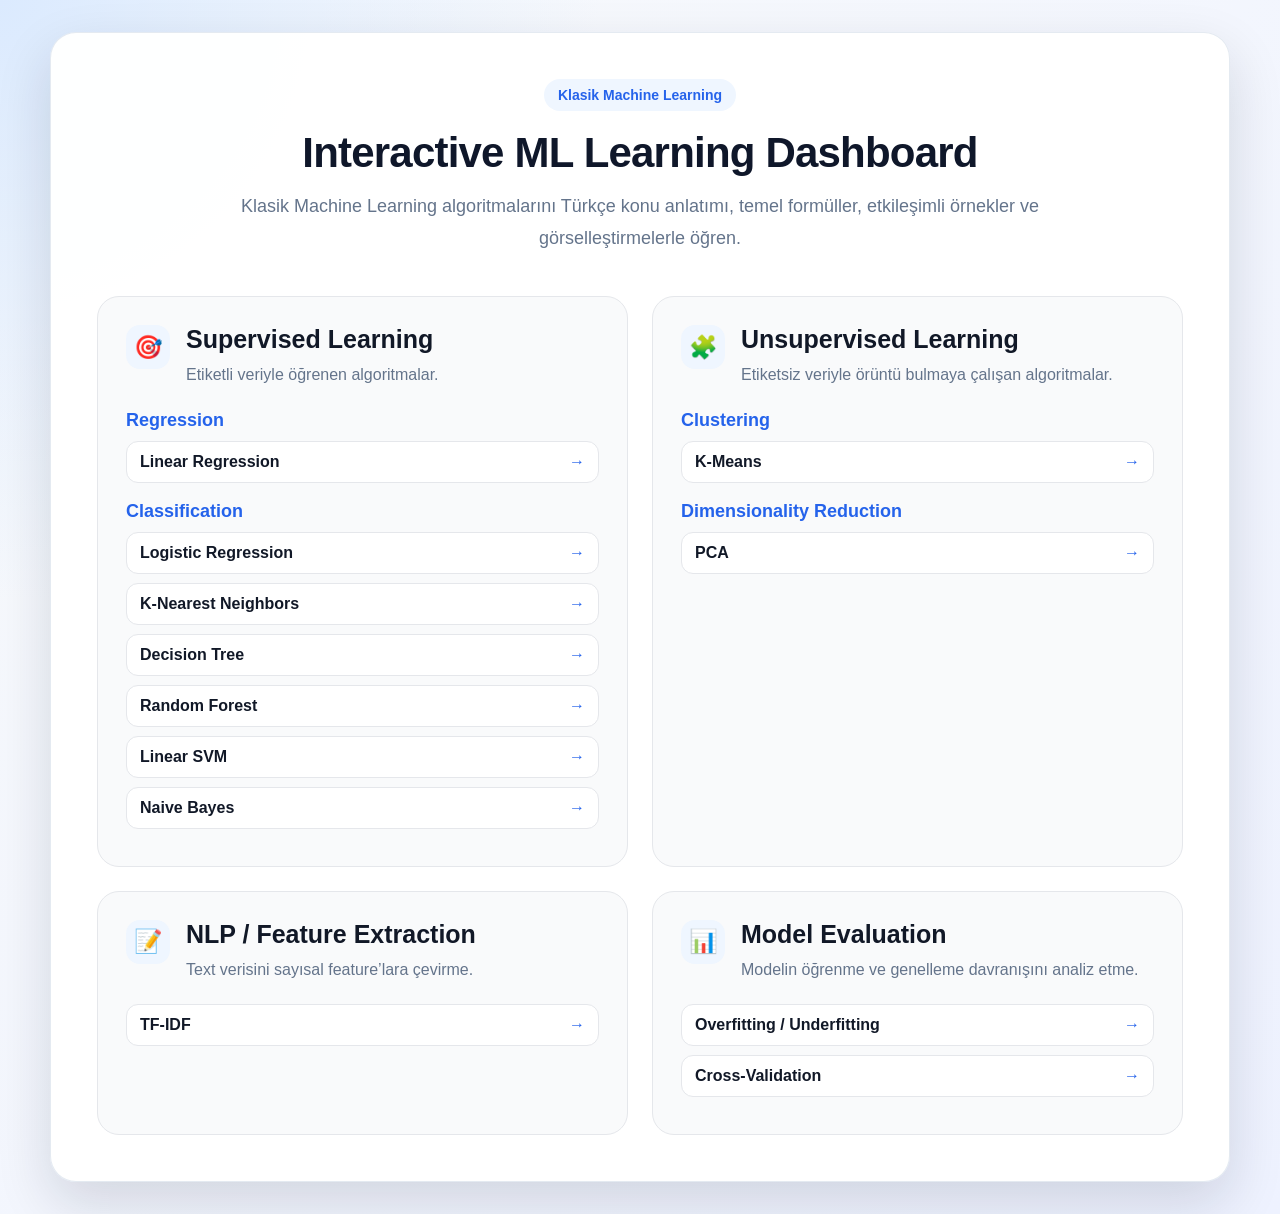
<file: frontend/index.html>
<!DOCTYPE html>
<html lang="tr">
<head>
    <meta charset="UTF-8">
    <meta name="viewport" content="width=device-width, initial-scale=1.0">
    <title>Interactive ML Learning Dashboard</title>
    <link rel="stylesheet" href="css/style.css">
</head>
<body>
    <main class="container">
        <section class="hero-card">
            <div class="hero-header">
                <span class="badge">Klasik Machine Learning</span>
                <h1>Interactive ML Learning Dashboard</h1>
                <p class="subtitle">
                    Klasik Machine Learning algoritmalarını Türkçe konu anlatımı,
                    temel formüller, etkileşimli örnekler ve görselleştirmelerle öğren.
                </p>
            </div>

            <div class="category-grid">
                <section class="category-card">
                    <div class="category-top">
                        <span class="category-icon">🎯</span>
                        <div>
                            <h2>Supervised Learning</h2>
                            <p>Etiketli veriyle öğrenen algoritmalar.</p>
                        </div>
                    </div>

                    <h3>Regression</h3>
                    <ul class="link-list">
                        <li><a href="pages/linear-regression.html">Linear Regression <span>→</span></a></li>
                    </ul>

                    <h3>Classification</h3>
                    <ul class="link-list">
                        <li><a href="pages/logistic-regression.html">Logistic Regression <span>→</span></a></li>
                        <li><a href="pages/knn.html">K-Nearest Neighbors <span>→</span></a></li>
                        <li><a href="pages/decision-tree.html">Decision Tree <span>→</span></a></li>
                        <li><a href="pages/random-forest.html">Random Forest <span>→</span></a></li>
                        <li><a href="pages/svm.html">Linear SVM <span>→</span></a></li>
                        <li><a href="pages/naive-bayes.html">Naive Bayes <span>→</span></a></li>
                    </ul>
                </section>

                <section class="category-card">
                    <div class="category-top">
                        <span class="category-icon">🧩</span>
                        <div>
                            <h2>Unsupervised Learning</h2>
                            <p>Etiketsiz veriyle örüntü bulmaya çalışan algoritmalar.</p>
                        </div>
                    </div>

                    <h3>Clustering</h3>
                    <ul class="link-list">
                        <li><a href="pages/kmeans.html">K-Means <span>→</span></a></li>
                    </ul>

                    <h3>Dimensionality Reduction</h3>
                    <ul class="link-list">
                        <li><a href="pages/pca.html">PCA <span>→</span></a></li>
                    </ul>
                </section>

                <section class="category-card">
                    <div class="category-top">
                        <span class="category-icon">📝</span>
                        <div>
                            <h2>NLP / Feature Extraction</h2>
                            <p>Text verisini sayısal feature’lara çevirme.</p>
                        </div>
                    </div>

                    <ul class="link-list">
                        <li><a href="pages/tfidf.html">TF-IDF <span>→</span></a></li>
                    </ul>
                </section>

                <section class="category-card">
                    <div class="category-top">
                        <span class="category-icon">📊</span>
                        <div>
                            <h2>Model Evaluation</h2>
                            <p>Modelin öğrenme ve genelleme davranışını analiz etme.</p>
                        </div>
                    </div>

                    <ul class="link-list">
                        <li><a href="pages/fitting.html">Overfitting / Underfitting <span>→</span></a></li>
                        <li><a href="pages/cross-validation.html">Cross-Validation <span>→</span></a></li>
                    </ul>
                </section>
            </div>
        </section>
    </main>
</body>
</html>
</file>
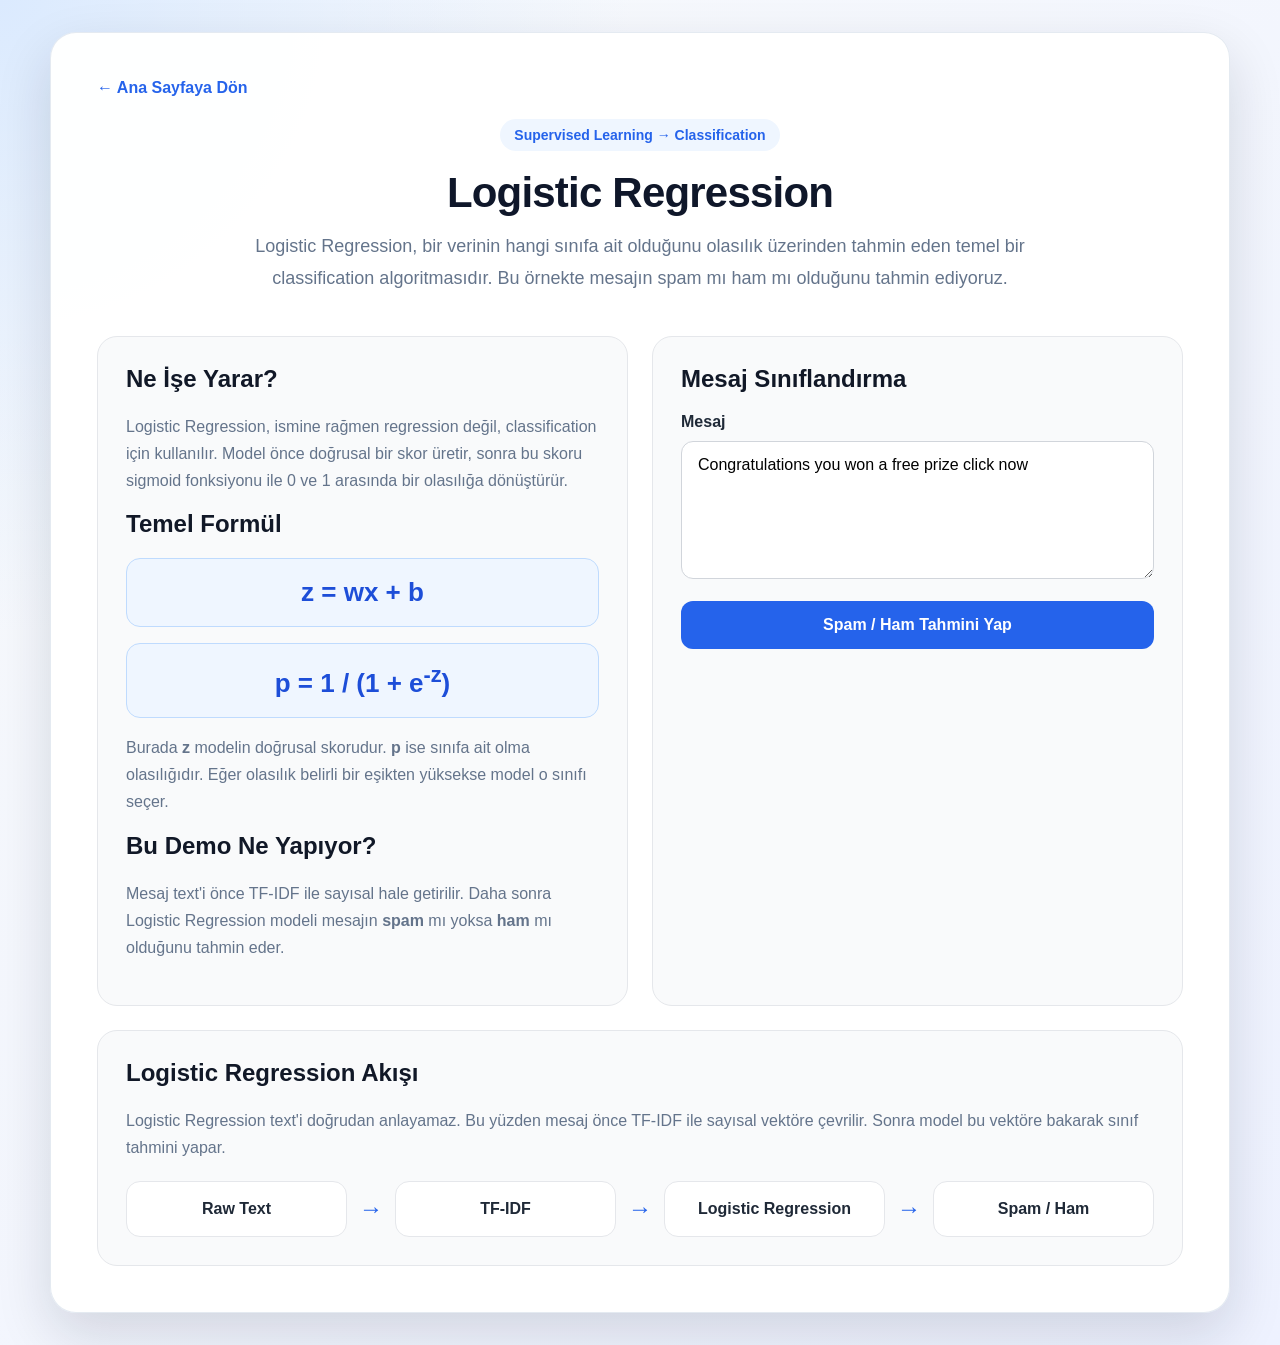
<file: frontend/pages/logistic-regression.html>
<!DOCTYPE html>
<html lang="tr">
<head>
    <meta charset="UTF-8">
    <meta name="viewport" content="width=device-width, initial-scale=1.0">
    <title>Logistic Regression</title>
    <link rel="stylesheet" href="../css/style.css">
</head>
<body>
    <main class="container">
        <section class="hero-card">
            <a href="../index.html" class="back-link">← Ana Sayfaya Dön</a>

            <div class="hero-header">
                <span class="badge">Supervised Learning → Classification</span>
                <h1>Logistic Regression</h1>
                <p class="subtitle">
                    Logistic Regression, bir verinin hangi sınıfa ait olduğunu olasılık üzerinden tahmin eden
                    temel bir classification algoritmasıdır. Bu örnekte mesajın spam mı ham mı olduğunu tahmin ediyoruz.
                </p>
            </div>

            <section class="content-grid">
                <article class="info-card">
                    <h2>Ne İşe Yarar?</h2>
                    <p>
                        Logistic Regression, ismine rağmen regression değil, classification için kullanılır.
                        Model önce doğrusal bir skor üretir, sonra bu skoru sigmoid fonksiyonu ile 0 ve 1 arasında
                        bir olasılığa dönüştürür.
                    </p>

                    <h2>Temel Formül</h2>

                    <div class="formula-box">
                        z = wx + b
                    </div>

                    <div class="formula-box">
                        p = 1 / (1 + e<sup>-z</sup>)
                    </div>

                    <p>
                        Burada <strong>z</strong> modelin doğrusal skorudur.
                        <strong>p</strong> ise sınıfa ait olma olasılığıdır.
                        Eğer olasılık belirli bir eşikten yüksekse model o sınıfı seçer.
                    </p>

                    <h2>Bu Demo Ne Yapıyor?</h2>
                    <p>
                        Mesaj text'i önce TF-IDF ile sayısal hale getirilir.
                        Daha sonra Logistic Regression modeli mesajın <strong>spam</strong> mı
                        yoksa <strong>ham</strong> mı olduğunu tahmin eder.
                    </p>
                </article>

                <article class="info-card">
                    <h2>Mesaj Sınıflandırma</h2>

                    <div class="form-group">
                        <label for="messageInput">Mesaj</label>
                        <textarea id="messageInput" rows="6">Congratulations you won a free prize click now</textarea>
                    </div>

                    <button id="predictButton">Spam / Ham Tahmini Yap</button>

                    <div id="predictionResult" class="result-box hidden"></div>
                    <div id="errorBox" class="error hidden"></div>

                    <section id="probabilitySection" class="probability-section hidden">
                        <h3>Olasılık Değerleri</h3>

                        <div class="probability-row">
                            <div class="probability-label">
                                <span>Ham</span>
                                <strong id="hamProbabilityText">-</strong>
                            </div>
                            <div class="bar-track">
                                <div id="hamBar" class="bar-fill ham-bar"></div>
                            </div>
                        </div>

                        <div class="probability-row">
                            <div class="probability-label">
                                <span>Spam</span>
                                <strong id="spamProbabilityText">-</strong>
                            </div>
                            <div class="bar-track">
                                <div id="spamBar" class="bar-fill spam-bar"></div>
                            </div>
                        </div>
                    </section>
                </article>
            </section>

            <section class="info-card chart-section">
                <h2>Logistic Regression Akışı</h2>
                <p>
                    Logistic Regression text'i doğrudan anlayamaz. Bu yüzden mesaj önce TF-IDF ile sayısal vektöre
                    çevrilir. Sonra model bu vektöre bakarak sınıf tahmini yapar.
                </p>

                <div class="flow-grid">
                    <div class="flow-card">Raw Text</div>
                    <div class="flow-arrow">→</div>
                    <div class="flow-card">TF-IDF</div>
                    <div class="flow-arrow">→</div>
                    <div class="flow-card">Logistic Regression</div>
                    <div class="flow-arrow">→</div>
                    <div class="flow-card">Spam / Ham</div>
                </div>
            </section>
        </section>
    </main>

    <script src="../js/logistic-regression.js"></script>
</body>
</html>
</file>
<file: frontend/css/style.css>
* {
    box-sizing: border-box;
}

body {
    margin: 0;
    font-family: Arial, sans-serif;
    background:
        radial-gradient(circle at top left, #dbeafe 0, transparent 34%),
        linear-gradient(135deg, #f8fafc, #eef2ff);
    color: #1f2937;
}

.container {
    min-height: 100vh;
    padding: 32px;
    display: flex;
    justify-content: center;
    align-items: flex-start;
}

.hero-card {
    width: 100%;
    max-width: 1180px;
    background: rgba(255, 255, 255, 0.96);
    padding: 46px;
    border-radius: 26px;
    box-shadow: 0 22px 55px rgba(15, 23, 42, 0.14);
    border: 1px solid rgba(226, 232, 240, 0.9);
}

.hero-header {
    text-align: center;
    margin-bottom: 42px;
}

.badge {
    display: inline-block;
    padding: 8px 14px;
    margin-bottom: 18px;
    border-radius: 999px;
    background: #eff6ff;
    color: #2563eb;
    font-size: 14px;
    font-weight: 800;
}

h1 {
    margin: 0 0 14px;
    font-size: 42px;
    letter-spacing: -0.8px;
    color: #0f172a;
}

.subtitle {
    margin: 0 auto;
    max-width: 860px;
    color: #64748b;
    line-height: 1.75;
    font-size: 18px;
}

.category-grid {
    display: grid;
    grid-template-columns: repeat(2, 1fr);
    gap: 24px;
}

.category-card {
    padding: 28px;
    border-radius: 22px;
    border: 1px solid #e5e7eb;
    background: #f9fafb;
    transition: 0.2s ease;
}

.category-card:hover {
    transform: translateY(-4px);
    box-shadow: 0 18px 35px rgba(15, 23, 42, 0.10);
    background: #ffffff;
}

.category-top {
    display: flex;
    gap: 16px;
    align-items: flex-start;
    margin-bottom: 22px;
}

.category-icon {
    width: 44px;
    height: 44px;
    display: inline-flex;
    align-items: center;
    justify-content: center;
    border-radius: 14px;
    background: #eff6ff;
    font-size: 23px;
}

.category-card h2 {
    margin: 0 0 8px;
    color: #111827;
    font-size: 25px;
}

.category-card h3 {
    margin: 18px 0 10px;
    color: #2563eb;
    font-size: 18px;
}

.category-card p {
    margin: 0;
    color: #64748b;
    line-height: 1.6;
}

.link-list {
    list-style: none;
    padding: 0;
    margin: 0;
}

.link-list li {
    margin-bottom: 9px;
}

.link-list a {
    display: flex;
    justify-content: space-between;
    align-items: center;
    padding: 11px 13px;
    border-radius: 12px;
    background: #ffffff;
    color: #111827;
    text-decoration: none;
    font-weight: 700;
    border: 1px solid #e5e7eb;
    transition: 0.2s ease;
}

.link-list a:hover {
    color: #2563eb;
    border-color: #bfdbfe;
    background: #eff6ff;
    transform: translateX(4px);
}

.link-list span {
    color: #2563eb;
}

@media (max-width: 900px) {
    .hero-card {
        padding: 30px;
    }

    h1 {
        font-size: 32px;
    }

    .subtitle {
        font-size: 16px;
    }

    .category-grid {
        grid-template-columns: 1fr;
    }
}

.back-link {
    display: inline-block;
    margin-bottom: 22px;
    color: #2563eb;
    text-decoration: none;
    font-weight: 800;
}

.back-link:hover {
    text-decoration: underline;
}

.content-grid {
    display: grid;
    grid-template-columns: 1fr 1fr;
    gap: 24px;
    margin-top: 28px;
}

.info-card {
    padding: 28px;
    border-radius: 20px;
    border: 1px solid #e5e7eb;
    background: #f9fafb;
}

.info-card h2 {
    margin-top: 0;
    color: #111827;
}

.info-card p {
    color: #64748b;
    line-height: 1.7;
}

.formula-box {
    padding: 18px;
    margin: 16px 0;
    border-radius: 14px;
    background: #eff6ff;
    color: #1d4ed8;
    font-size: 26px;
    font-weight: 900;
    text-align: center;
    border: 1px solid #bfdbfe;
}

.metrics-grid {
    display: grid;
    grid-template-columns: repeat(2, 1fr);
    gap: 14px;
    margin: 18px 0 24px;
}

.metric {
    background: #ffffff;
    padding: 16px;
    border-radius: 14px;
    text-align: center;
    border: 1px solid #e5e7eb;
}

.metric span {
    display: block;
    margin-bottom: 8px;
    color: #64748b;
    font-size: 14px;
}

.metric strong {
    font-size: 22px;
    color: #111827;
}

.form-group {
    margin-bottom: 18px;
}

label {
    display: block;
    margin-bottom: 10px;
    font-weight: 800;
}

input {
    width: 100%;
    padding: 14px 16px;
    border: 1px solid #d1d5db;
    border-radius: 12px;
    font-size: 16px;
}

input:focus {
    outline: none;
    border-color: #2563eb;
    box-shadow: 0 0 0 4px rgba(37, 99, 235, 0.15);
}

button {
    width: 100%;
    padding: 15px;
    border: none;
    border-radius: 12px;
    background: #2563eb;
    color: white;
    font-size: 16px;
    font-weight: 900;
    cursor: pointer;
}

button:hover {
    background: #1d4ed8;
}

.result-box {
    margin-top: 18px;
    padding: 16px;
    border-radius: 12px;
    background: #ecfdf5;
    color: #065f46;
    font-weight: 900;
    text-align: center;
}

.error {
    margin-top: 18px;
    padding: 16px;
    border-radius: 12px;
    background: #fef2f2;
    color: #991b1b;
    font-weight: 900;
    text-align: center;
}

.chart-section {
    margin-top: 24px;
}

.chart-box {
    height: 420px;
    margin-top: 18px;
    padding: 20px;
    border-radius: 16px;
    background: #ffffff;
    border: 1px solid #e5e7eb;
}

.hidden {
    display: none;
}

@media (max-width: 900px) {
    .content-grid {
        grid-template-columns: 1fr;
    }

    .metrics-grid {
        grid-template-columns: 1fr 1fr;
    }
}

textarea {
    width: 100%;
    padding: 14px 16px;
    border: 1px solid #d1d5db;
    border-radius: 12px;
    font-size: 16px;
    resize: vertical;
    font-family: Arial, sans-serif;
}

textarea:focus {
    outline: none;
    border-color: #2563eb;
    box-shadow: 0 0 0 4px rgba(37, 99, 235, 0.15);
}

.probability-section {
    margin-top: 22px;
    padding: 18px;
    border-radius: 16px;
    background: #ffffff;
    border: 1px solid #e5e7eb;
}

.probability-section h3 {
    margin-top: 0;
}

.probability-row {
    margin-bottom: 18px;
}

.probability-label {
    display: flex;
    justify-content: space-between;
    margin-bottom: 8px;
    font-weight: 800;
}

.bar-track {
    height: 16px;
    width: 100%;
    border-radius: 999px;
    background: #e5e7eb;
    overflow: hidden;
}

.bar-fill {
    height: 100%;
    width: 0;
    border-radius: 999px;
    transition: width 0.3s ease;
}

.ham-bar {
    background: #10b981;
}

.spam-bar {
    background: #ef4444;
}

.flow-grid {
    display: grid;
    grid-template-columns: 1fr auto 1fr auto 1fr auto 1fr;
    align-items: center;
    gap: 12px;
    margin-top: 20px;
}

.flow-card {
    padding: 18px;
    border-radius: 14px;
    background: #ffffff;
    border: 1px solid #e5e7eb;
    text-align: center;
    font-weight: 900;
}

.flow-arrow {
    font-size: 24px;
    font-weight: 900;
    color: #2563eb;
}

@media (max-width: 900px) {
    .flow-grid {
        grid-template-columns: 1fr;
    }

    .flow-arrow {
        text-align: center;
        transform: rotate(90deg);
    }
}

.svm-bar {
    background: #8b5cf6;
}

.small-note {
    margin-top: -8px;
    margin-bottom: 14px;
    color: #64748b;
    font-size: 13px;
}

.table {
    width: 100%;
    border-collapse: collapse;
    background: #ffffff;
    margin-top: 14px;
}

.table th,
.table td {
    padding: 12px;
    border: 1px solid #e5e7eb;
    text-align: left;
}

.table th {
    background: #f3f4f6;
}

.rules-table {
    table-layout: fixed;
}

.rules-table th:nth-child(1),
.rules-table td:nth-child(1) {
    width: 90px;
    text-align: center;
}

.rules-table th:nth-child(2),
.rules-table td:nth-child(2) {
    width: 130px;
    text-align: center;
}

.rules-table th:nth-child(3),
.rules-table td:nth-child(3) {
    text-align: left;
}

.rules-rule {
    font-family: Arial, sans-serif;
}

.tree-diagram-box {
    margin-top: 18px;
    padding: 22px;
    border-radius: 16px;
    background: #ffffff;
    border: 1px solid #e5e7eb;
    overflow-x: auto;
}

.tree-diagram-box svg {
    max-width: 100%;
    height: auto;
}
</file>
